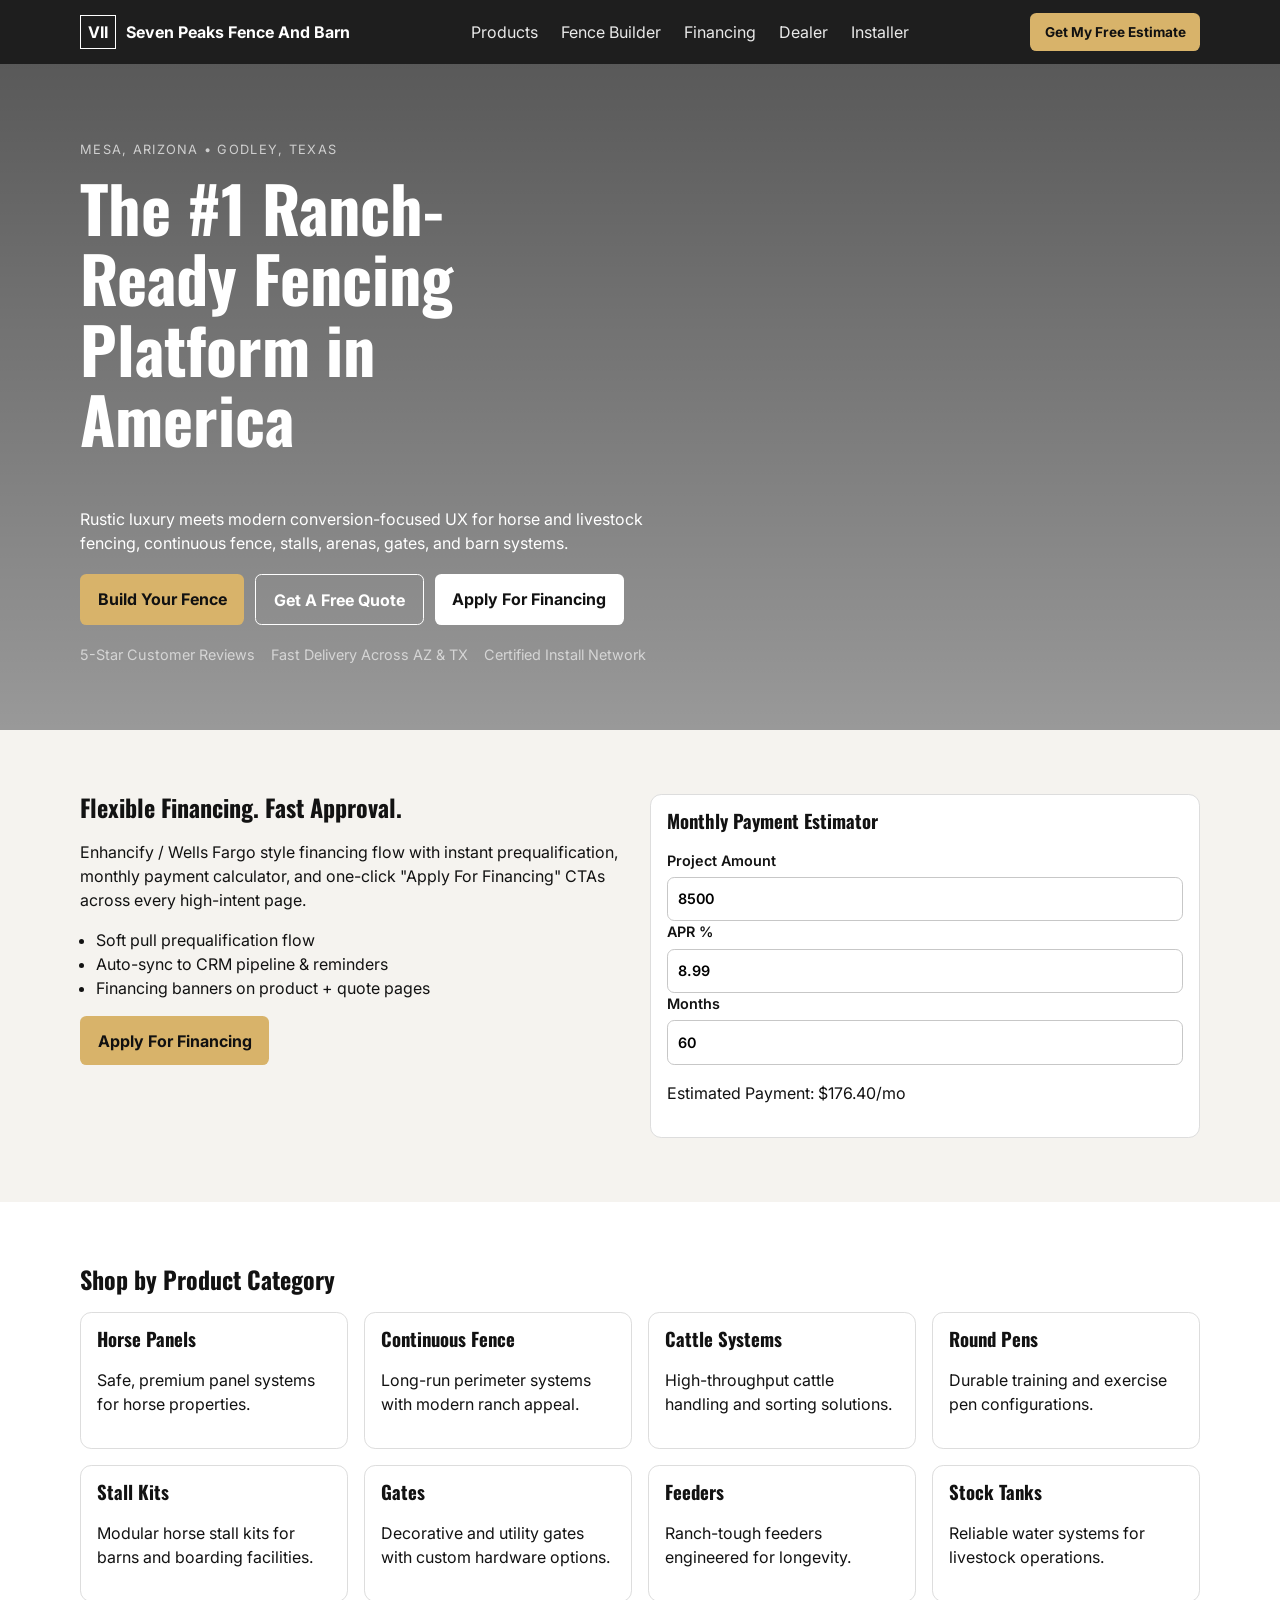
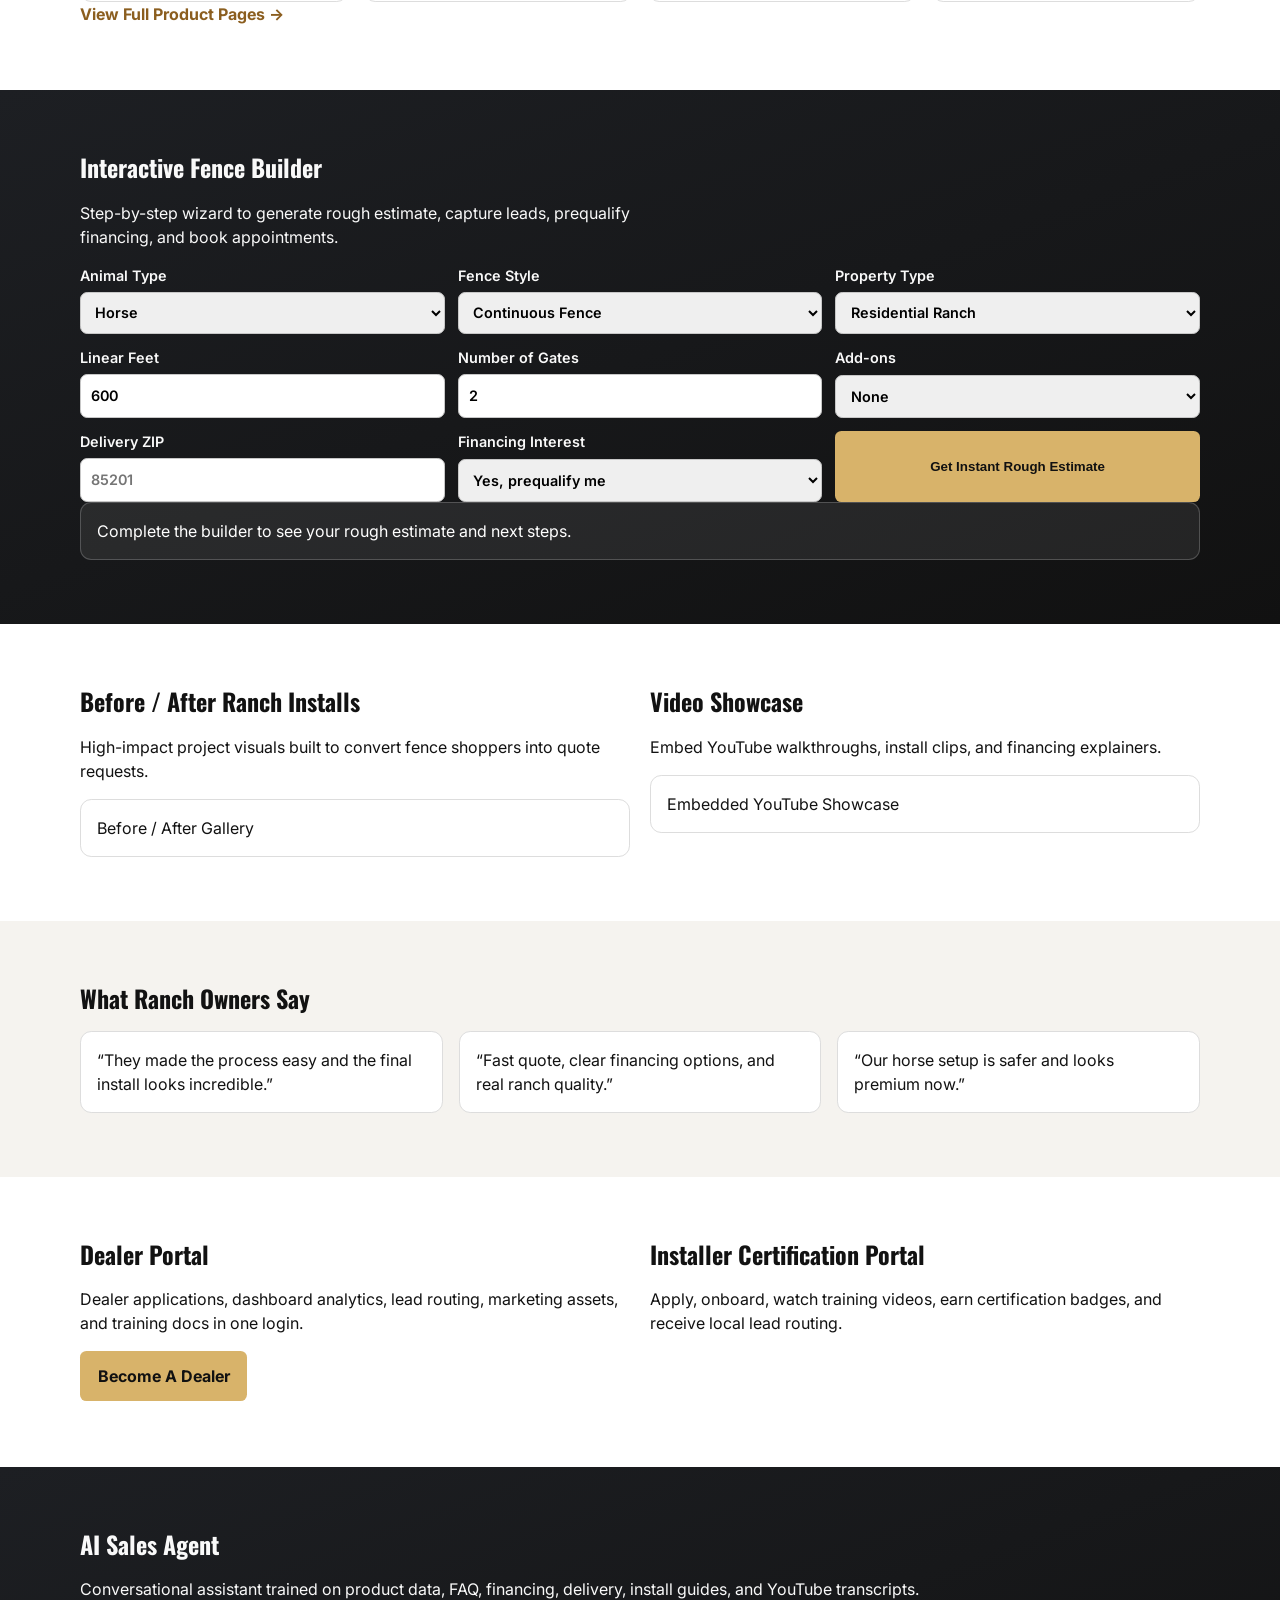
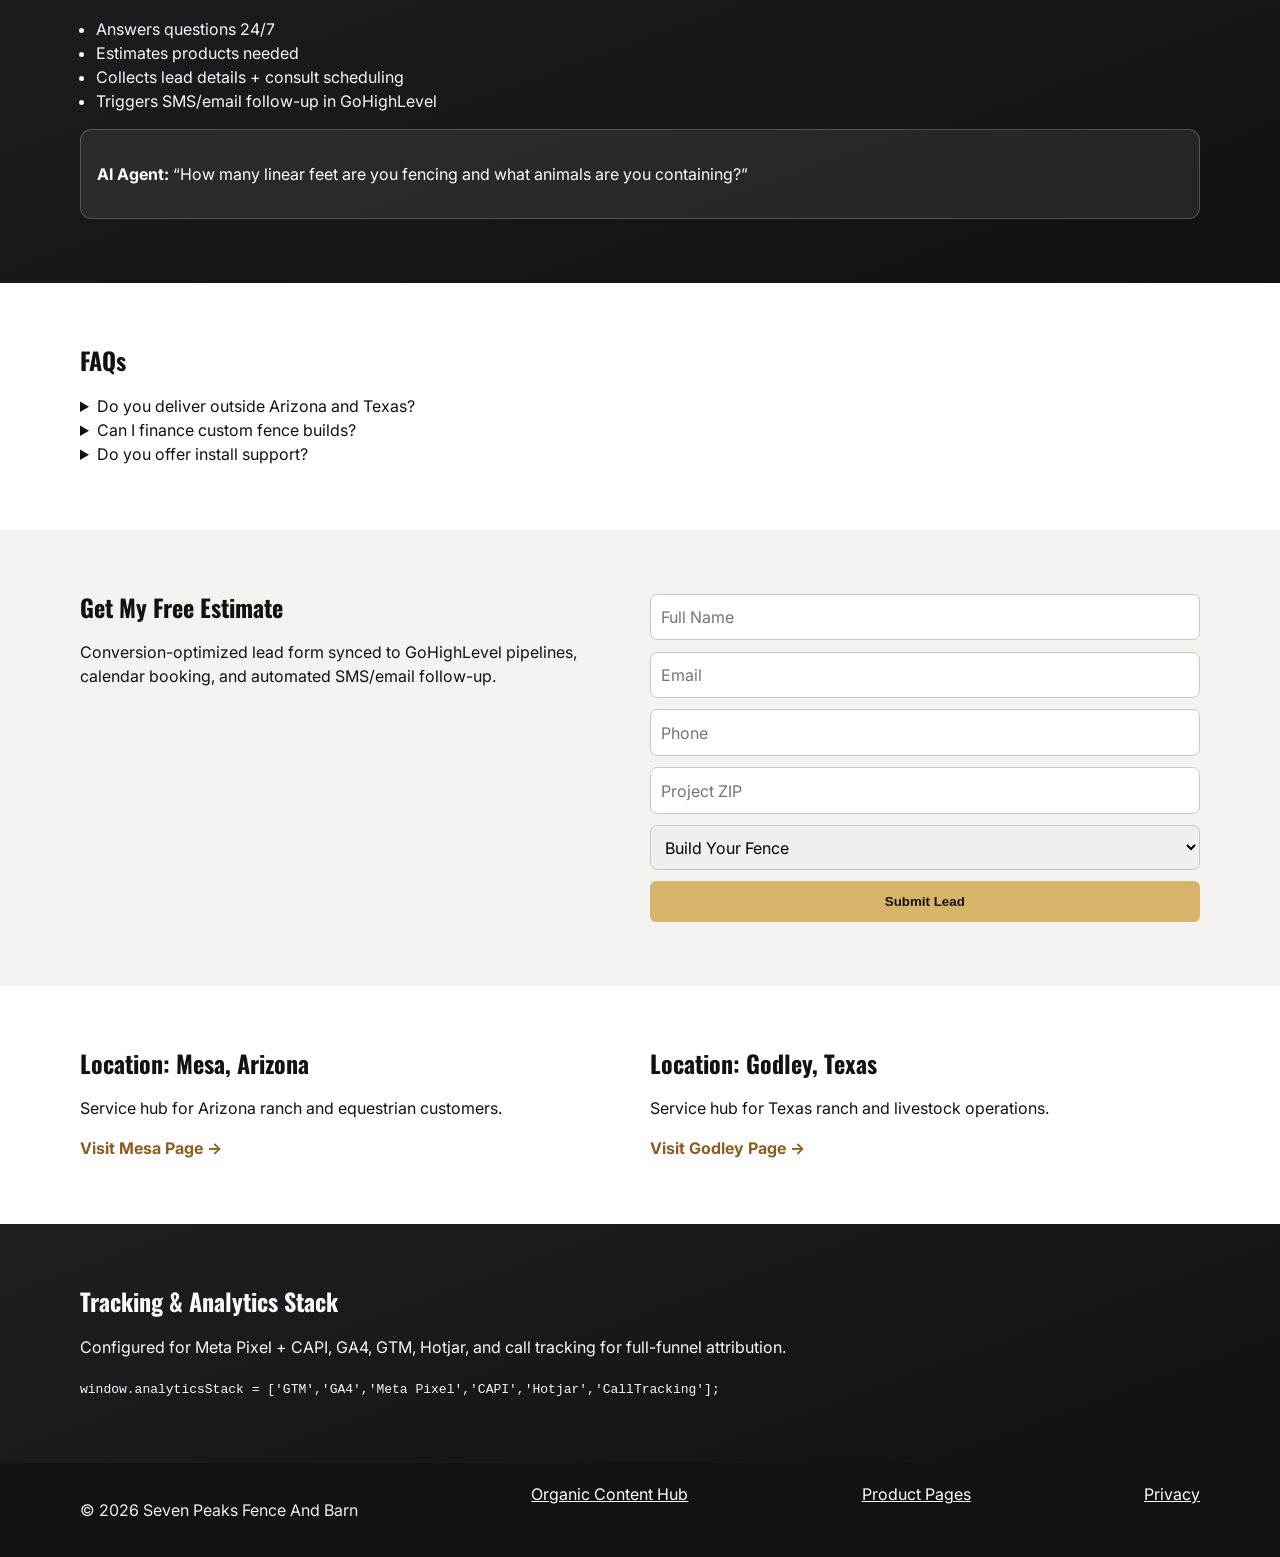
<file: index.html>
<!DOCTYPE html>
<html lang="en">
<head>
  <meta charset="UTF-8" />
  <meta name="viewport" content="width=device-width, initial-scale=1.0" />
  <title>Seven Peaks Fence And Barn | Build Your Fence</title>
  <meta name="description" content="Enterprise sales and lead generation platform for horse and livestock fencing, barns, gates, arenas, and ranch systems." />
  <link rel="preconnect" href="https://fonts.googleapis.com">
  <link rel="preconnect" href="https://fonts.gstatic.com" crossorigin>
  <link href="https://fonts.googleapis.com/css2?family=Inter:wght@400;500;600;700;800&family=Oswald:wght@500;600;700&display=swap" rel="stylesheet">
  <link rel="stylesheet" href="styles.css" />
  <script defer src="app.js"></script>
</head>
<body>
  <header class="topbar">
    <div class="container nav-wrap">
      <a class="brand" href="#">
        <span class="brand-mark">VII</span>
        <span>Seven Peaks Fence And Barn</span>
      </a>
      <nav class="desktop-nav">
        <a href="#products">Products</a>
        <a href="#builder">Fence Builder</a>
        <a href="#financing">Financing</a>
        <a href="#dealer">Dealer</a>
        <a href="#installer">Installer</a>
      </nav>
      <a class="btn btn-sm" href="#lead-form">Get My Free Estimate</a>
    </div>
  </header>

  <section class="hero">
    <div class="hero-overlay"></div>
    <div class="container hero-content">
      <p class="eyebrow">Mesa, Arizona • Godley, Texas</p>
      <h1>The #1 Ranch-Ready Fencing Platform in America</h1>
      <p class="sub">Rustic luxury meets modern conversion-focused UX for horse and livestock fencing, continuous fence, stalls, arenas, gates, and barn systems.</p>
      <div class="cta-row">
        <a href="#builder" class="btn">Build Your Fence</a>
        <a href="#lead-form" class="btn btn-outline">Get A Free Quote</a>
        <a href="#financing" class="btn btn-dark">Apply For Financing</a>
      </div>
      <div class="trust-inline">
        <span>5-Star Customer Reviews</span>
        <span>Fast Delivery Across AZ & TX</span>
        <span>Certified Install Network</span>
      </div>
    </div>
  </section>

  <section id="financing" class="financing-callout section section-light">
    <div class="container grid-2">
      <div>
        <h2>Flexible Financing. Fast Approval.</h2>
        <p>Enhancify / Wells Fargo style financing flow with instant prequalification, monthly payment calculator, and one-click "Apply For Financing" CTAs across every high-intent page.</p>
        <ul class="checklist">
          <li>Soft pull prequalification flow</li>
          <li>Auto-sync to CRM pipeline & reminders</li>
          <li>Financing banners on product + quote pages</li>
        </ul>
        <a href="#lead-form" class="btn">Apply For Financing</a>
      </div>
      <div class="payment-card">
        <h3>Monthly Payment Estimator</h3>
        <label>Project Amount
          <input id="loanAmount" type="number" value="8500" min="1000" step="100">
        </label>
        <label>APR %
          <input id="loanApr" type="number" value="8.99" min="0" step="0.1">
        </label>
        <label>Months
          <input id="loanMonths" type="number" value="60" min="12" max="120" step="12">
        </label>
        <p id="loanEstimate" class="estimate-value">Estimated Payment: $0/mo</p>
      </div>
    </div>
  </section>

  <section id="products" class="section">
    <div class="container">
      <h2>Shop by Product Category</h2>
      <div class="cards-4">
        <article class="card"><h3>Horse Panels</h3><p>Safe, premium panel systems for horse properties.</p></article>
        <article class="card"><h3>Continuous Fence</h3><p>Long-run perimeter systems with modern ranch appeal.</p></article>
        <article class="card"><h3>Cattle Systems</h3><p>High-throughput cattle handling and sorting solutions.</p></article>
        <article class="card"><h3>Round Pens</h3><p>Durable training and exercise pen configurations.</p></article>
        <article class="card"><h3>Stall Kits</h3><p>Modular horse stall kits for barns and boarding facilities.</p></article>
        <article class="card"><h3>Gates</h3><p>Decorative and utility gates with custom hardware options.</p></article>
        <article class="card"><h3>Feeders</h3><p>Ranch-tough feeders engineered for longevity.</p></article>
        <article class="card"><h3>Stock Tanks</h3><p>Reliable water systems for livestock operations.</p></article>
      </div>
      <a href="products.html" class="text-link">View Full Product Pages →</a>
    </div>
  </section>

  <section id="builder" class="section section-dark">
    <div class="container">
      <h2>Interactive Fence Builder</h2>
      <p class="sub">Step-by-step wizard to generate rough estimate, capture leads, prequalify financing, and book appointments.</p>
      <form id="builderForm" class="builder-grid">
        <label>Animal Type
          <select name="animal"><option>Horse</option><option>Cattle</option><option>Goat/Sheep</option><option>Mixed Livestock</option></select>
        </label>
        <label>Fence Style
          <select name="style"><option>Continuous Fence</option><option>No-Climb + Pipe Top Rail</option><option>Panel Fence</option><option>Split Rail + Wire</option></select>
        </label>
        <label>Property Type
          <select name="property"><option>Residential Ranch</option><option>Boarding Facility</option><option>Commercial Ag</option><option>Equestrian Arena</option></select>
        </label>
        <label>Linear Feet
          <input name="linearFeet" type="number" min="50" value="600" required>
        </label>
        <label>Number of Gates
          <input name="gates" type="number" min="0" value="2">
        </label>
        <label>Add-ons
          <select name="addons"><option>None</option><option>Stalls</option><option>Round Pen</option><option>Arena</option><option>Stalls + Arena</option></select>
        </label>
        <label>Delivery ZIP
          <input name="zip" type="text" maxlength="10" placeholder="85201" required>
        </label>
        <label>Financing Interest
          <select name="financing"><option>Yes, prequalify me</option><option>Not now</option></select>
        </label>
        <button class="btn" type="submit">Get Instant Rough Estimate</button>
      </form>
      <div id="builderResult" class="result-box">Complete the builder to see your rough estimate and next steps.</div>
    </div>
  </section>

  <section class="section">
    <div class="container grid-2">
      <div>
        <h2>Before / After Ranch Installs</h2>
        <p>High-impact project visuals built to convert fence shoppers into quote requests.</p>
        <div class="media-placeholder">Before / After Gallery</div>
      </div>
      <div>
        <h2>Video Showcase</h2>
        <p>Embed YouTube walkthroughs, install clips, and financing explainers.</p>
        <div class="media-placeholder">Embedded YouTube Showcase</div>
      </div>
    </div>
  </section>

  <section class="section section-light">
    <div class="container">
      <h2>What Ranch Owners Say</h2>
      <div class="cards-3">
        <article class="quote">“They made the process easy and the final install looks incredible.”</article>
        <article class="quote">“Fast quote, clear financing options, and real ranch quality.”</article>
        <article class="quote">“Our horse setup is safer and looks premium now.”</article>
      </div>
    </div>
  </section>

  <section id="dealer" class="section">
    <div class="container grid-2">
      <div>
        <h2>Dealer Portal</h2>
        <p>Dealer applications, dashboard analytics, lead routing, marketing assets, and training docs in one login.</p>
        <a href="dealer-portal.html" class="btn">Become A Dealer</a>
      </div>
      <div>
        <h2>Installer Certification Portal</h2>
        <p>Apply, onboard, watch training videos, earn certification badges, and receive local lead routing.</p>
        <a href="installer-portal.html" class="btn btn-outline">Become An Installer</a>
      </div>
    </div>
  </section>

  <section class="section section-dark">
    <div class="container">
      <h2>AI Sales Agent</h2>
      <p>Conversational assistant trained on product data, FAQ, financing, delivery, install guides, and YouTube transcripts.</p>
      <ul class="checklist">
        <li>Answers questions 24/7</li>
        <li>Estimates products needed</li>
        <li>Collects lead details + consult scheduling</li>
        <li>Triggers SMS/email follow-up in GoHighLevel</li>
      </ul>
      <div class="ai-widget">
        <p><strong>AI Agent:</strong> “How many linear feet are you fencing and what animals are you containing?”</p>
      </div>
    </div>
  </section>

  <section class="section">
    <div class="container">
      <h2>FAQs</h2>
      <details><summary>Do you deliver outside Arizona and Texas?</summary><p>Yes. Delivery rules are ZIP-based, with freight options quoted during checkout and estimate flow.</p></details>
      <details><summary>Can I finance custom fence builds?</summary><p>Yes. Financing options are available for approved applicants and shown on product, quote, and checkout pages.</p></details>
      <details><summary>Do you offer install support?</summary><p>Yes. DIY guides, remote support, and certified installer referrals are available.</p></details>
    </div>
  </section>

  <section id="lead-form" class="section section-light">
    <div class="container grid-2">
      <div>
        <h2>Get My Free Estimate</h2>
        <p>Conversion-optimized lead form synced to GoHighLevel pipelines, calendar booking, and automated SMS/email follow-up.</p>
      </div>
      <form class="lead-form">
        <input placeholder="Full Name" required>
        <input type="email" placeholder="Email" required>
        <input type="tel" placeholder="Phone" required>
        <input placeholder="Project ZIP" required>
        <select><option>Build Your Fence</option><option>Apply For Financing</option><option>Become A Dealer</option><option>Become An Installer</option></select>
        <button class="btn" type="submit">Submit Lead</button>
      </form>
    </div>
  </section>

  <section class="section">
    <div class="container grid-2">
      <article>
        <h2>Location: Mesa, Arizona</h2>
        <p>Service hub for Arizona ranch and equestrian customers.</p>
        <a class="text-link" href="locations/mesa-az.html">Visit Mesa Page →</a>
      </article>
      <article>
        <h2>Location: Godley, Texas</h2>
        <p>Service hub for Texas ranch and livestock operations.</p>
        <a class="text-link" href="locations/godley-tx.html">Visit Godley Page →</a>
      </article>
    </div>
  </section>

  <section class="section section-dark">
    <div class="container">
      <h2>Tracking & Analytics Stack</h2>
      <p>Configured for Meta Pixel + CAPI, GA4, GTM, Hotjar, and call tracking for full-funnel attribution.</p>
      <code>window.analyticsStack = ['GTM','GA4','Meta Pixel','CAPI','Hotjar','CallTracking'];</code>
    </div>
  </section>

  <footer class="footer">
    <div class="container footer-grid">
      <p>© 2026 Seven Peaks Fence And Barn</p>
      <a href="content-hub.html">Organic Content Hub</a>
      <a href="products.html">Product Pages</a>
      <a href="#">Privacy</a>
    </div>
  </footer>

  <a href="#lead-form" class="mobile-sticky-cta">Get My Free Estimate</a>
</body>
</html>
</file>
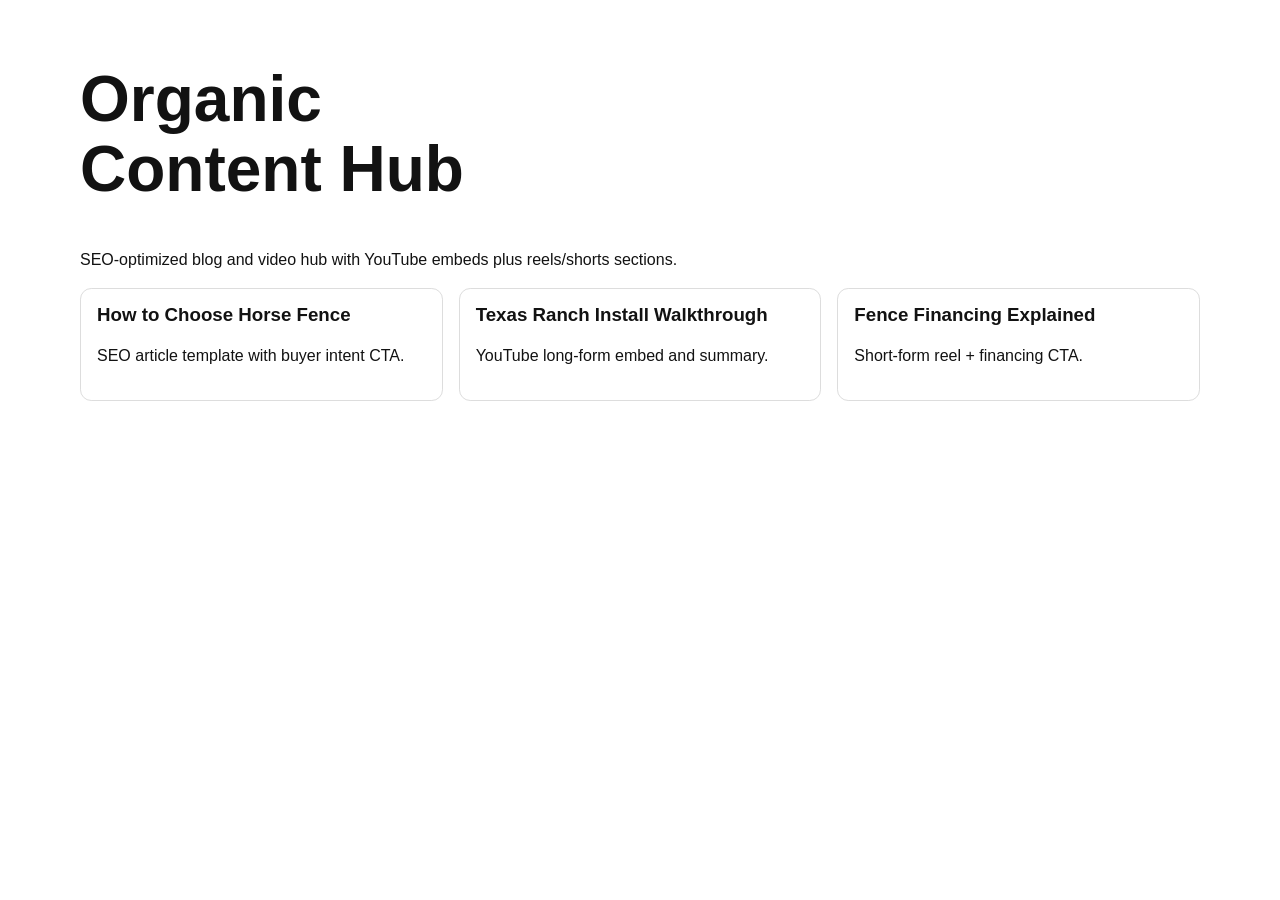
<file: content-hub.html>
<!DOCTYPE html>
<html lang="en">
<head><meta charset="UTF-8"/><meta name="viewport" content="width=device-width, initial-scale=1.0"/><title>Content Hub</title><link rel="stylesheet" href="styles.css"/></head>
<body>
<main class="section">
  <div class="container">
    <h1>Organic Content Hub</h1>
    <p>SEO-optimized blog and video hub with YouTube embeds plus reels/shorts sections.</p>
    <div class="cards-3">
      <article class="card"><h3>How to Choose Horse Fence</h3><p>SEO article template with buyer intent CTA.</p></article>
      <article class="card"><h3>Texas Ranch Install Walkthrough</h3><p>YouTube long-form embed and summary.</p></article>
      <article class="card"><h3>Fence Financing Explained</h3><p>Short-form reel + financing CTA.</p></article>
    </div>
  </div>
</main>
</body>
</html>
</file>
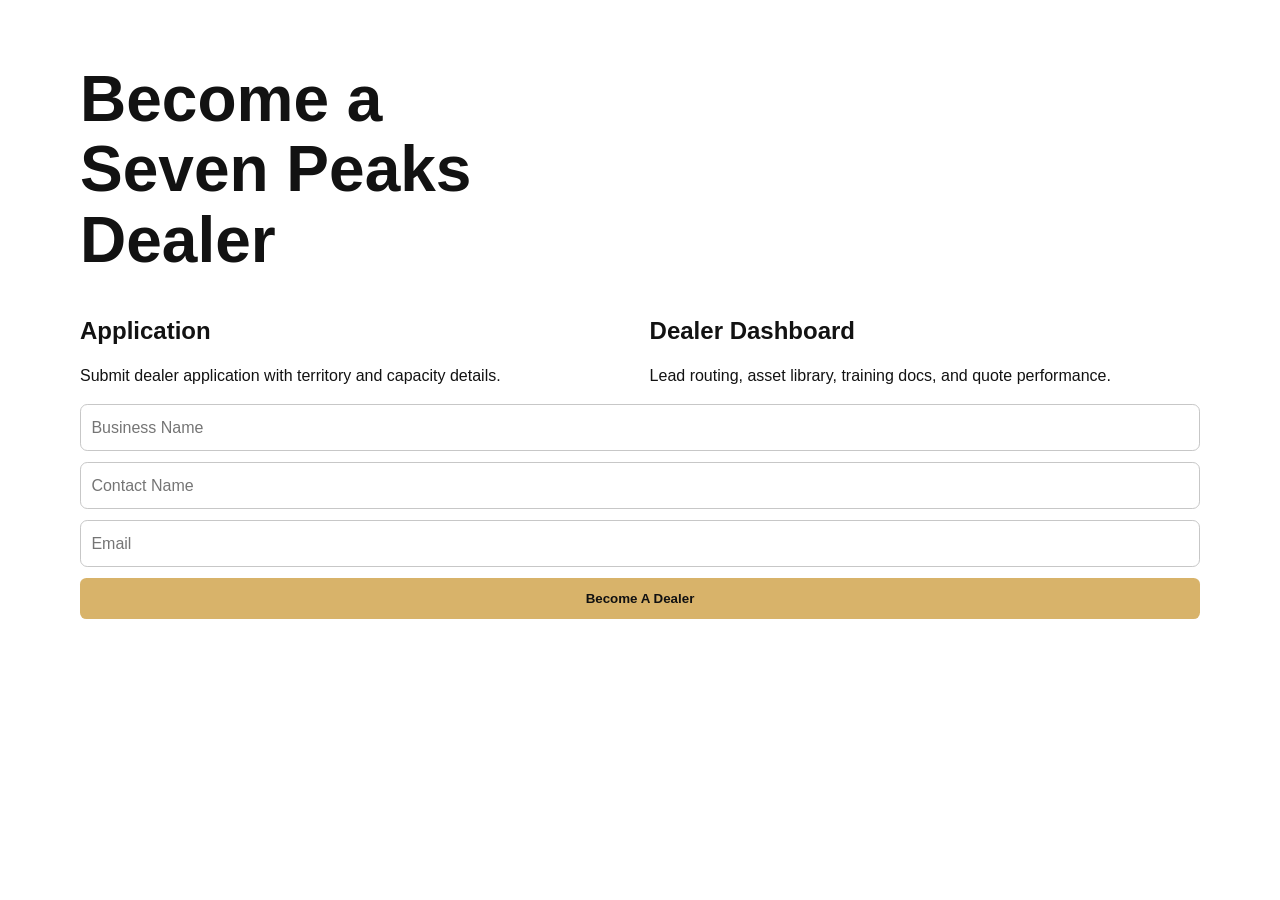
<file: dealer-portal.html>
<!DOCTYPE html>
<html lang="en">
<head><meta charset="UTF-8"/><meta name="viewport" content="width=device-width, initial-scale=1.0"/><title>Dealer Portal</title><link rel="stylesheet" href="styles.css"/></head>
<body>
<main class="section">
  <div class="container">
    <h1>Become a Seven Peaks Dealer</h1>
    <div class="grid-2">
      <div><h2>Application</h2><p>Submit dealer application with territory and capacity details.</p></div>
      <div><h2>Dealer Dashboard</h2><p>Lead routing, asset library, training docs, and quote performance.</p></div>
    </div>
    <form class="lead-form"><input placeholder="Business Name" required><input placeholder="Contact Name" required><input type="email" placeholder="Email" required><button class="btn">Become A Dealer</button></form>
  </div>
</main>
</body>
</html>
</file>
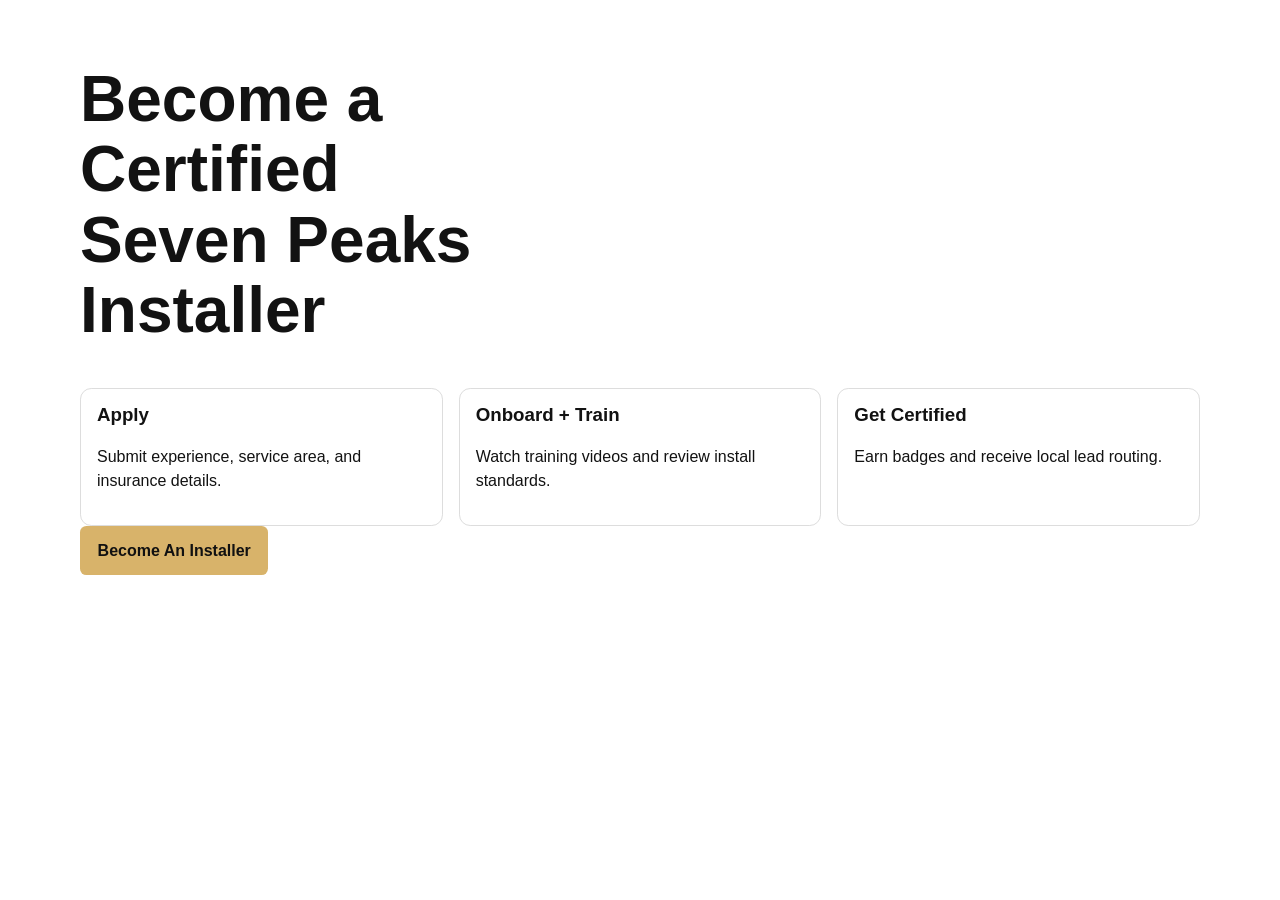
<file: installer-portal.html>
<!DOCTYPE html>
<html lang="en">
<head><meta charset="UTF-8"/><meta name="viewport" content="width=device-width, initial-scale=1.0"/><title>Installer Certification</title><link rel="stylesheet" href="styles.css"/></head>
<body>
<main class="section">
  <div class="container">
    <h1>Become a Certified Seven Peaks Installer</h1>
    <div class="cards-3">
      <article class="card"><h3>Apply</h3><p>Submit experience, service area, and insurance details.</p></article>
      <article class="card"><h3>Onboard + Train</h3><p>Watch training videos and review install standards.</p></article>
      <article class="card"><h3>Get Certified</h3><p>Earn badges and receive local lead routing.</p></article>
    </div>
    <a class="btn" href="index.html#lead-form">Become An Installer</a>
  </div>
</main>
</body>
</html>
</file>
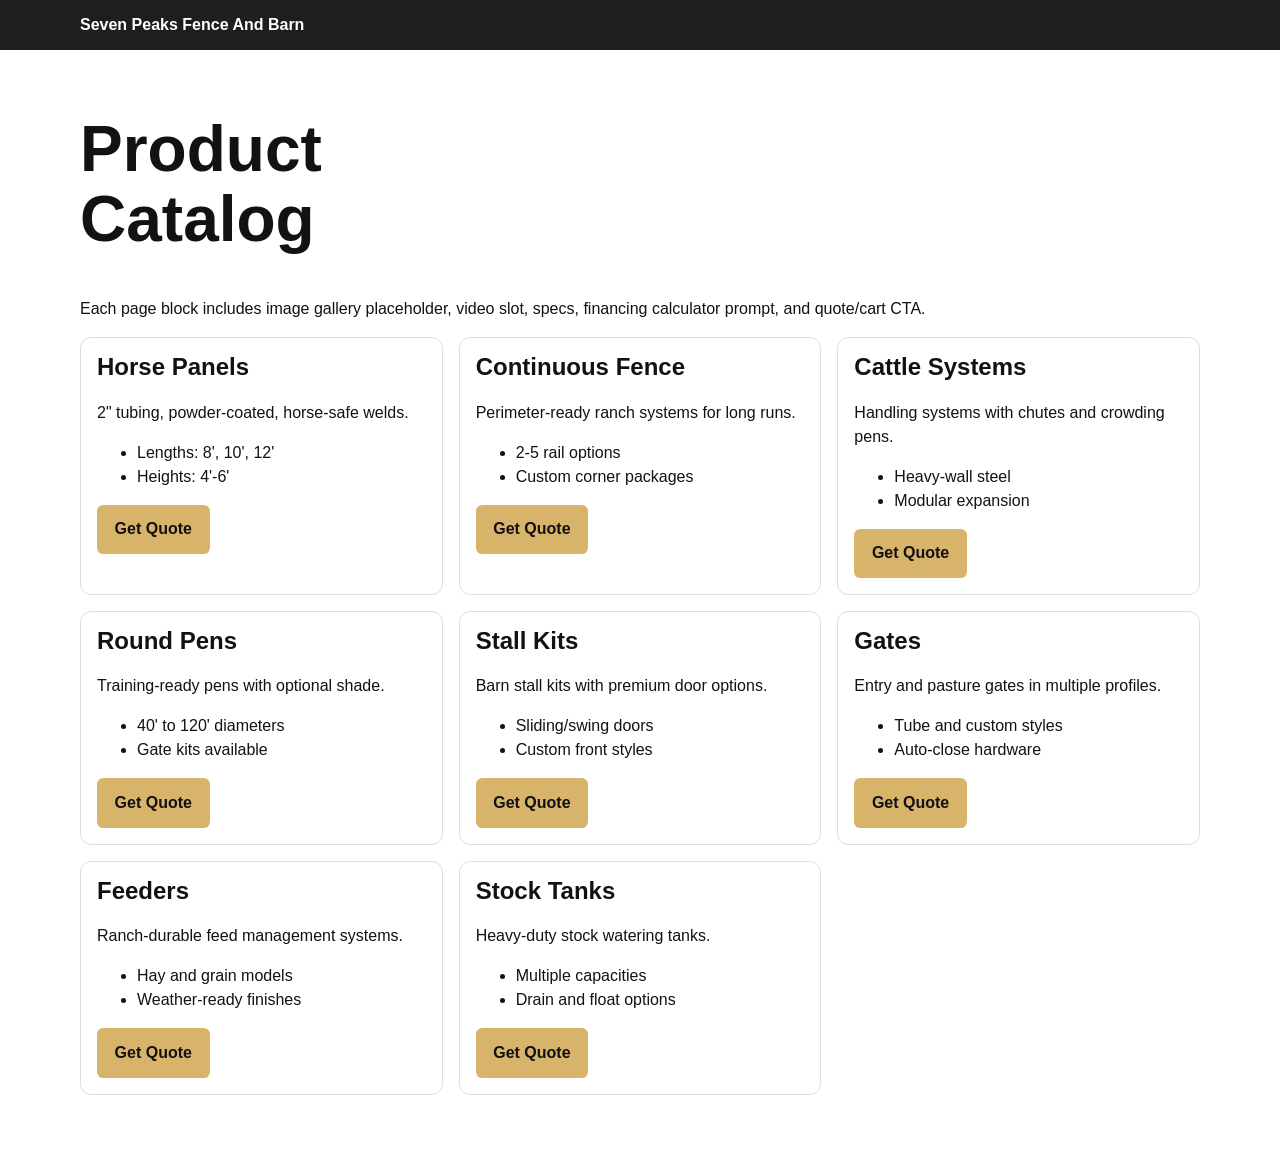
<file: products.html>
<!DOCTYPE html>
<html lang="en">
<head>
  <meta charset="UTF-8" />
  <meta name="viewport" content="width=device-width, initial-scale=1.0" />
  <title>Product Pages | Seven Peaks Fence And Barn</title>
  <link rel="stylesheet" href="styles.css" />
</head>
<body>
  <header class="topbar"><div class="container nav-wrap"><a class="brand" href="index.html">Seven Peaks Fence And Barn</a></div></header>
  <main class="section">
    <div class="container">
      <h1>Product Catalog</h1>
      <p>Each page block includes image gallery placeholder, video slot, specs, financing calculator prompt, and quote/cart CTA.</p>
      <div class="cards-3">
        <article class="product-card"><h2>Horse Panels</h2><p>2" tubing, powder-coated, horse-safe welds.</p><ul><li>Lengths: 8', 10', 12'</li><li>Heights: 4'-6'</li></ul><a class="btn" href="index.html#lead-form">Get Quote</a></article>
        <article class="product-card"><h2>Continuous Fence</h2><p>Perimeter-ready ranch systems for long runs.</p><ul><li>2-5 rail options</li><li>Custom corner packages</li></ul><a class="btn" href="index.html#lead-form">Get Quote</a></article>
        <article class="product-card"><h2>Cattle Systems</h2><p>Handling systems with chutes and crowding pens.</p><ul><li>Heavy-wall steel</li><li>Modular expansion</li></ul><a class="btn" href="index.html#lead-form">Get Quote</a></article>
        <article class="product-card"><h2>Round Pens</h2><p>Training-ready pens with optional shade.</p><ul><li>40' to 120' diameters</li><li>Gate kits available</li></ul><a class="btn" href="index.html#lead-form">Get Quote</a></article>
        <article class="product-card"><h2>Stall Kits</h2><p>Barn stall kits with premium door options.</p><ul><li>Sliding/swing doors</li><li>Custom front styles</li></ul><a class="btn" href="index.html#lead-form">Get Quote</a></article>
        <article class="product-card"><h2>Gates</h2><p>Entry and pasture gates in multiple profiles.</p><ul><li>Tube and custom styles</li><li>Auto-close hardware</li></ul><a class="btn" href="index.html#lead-form">Get Quote</a></article>
        <article class="product-card"><h2>Feeders</h2><p>Ranch-durable feed management systems.</p><ul><li>Hay and grain models</li><li>Weather-ready finishes</li></ul><a class="btn" href="index.html#lead-form">Get Quote</a></article>
        <article class="product-card"><h2>Stock Tanks</h2><p>Heavy-duty stock watering tanks.</p><ul><li>Multiple capacities</li><li>Drain and float options</li></ul><a class="btn" href="index.html#lead-form">Get Quote</a></article>
      </div>
    </div>
  </main>
</body>
</html>
</file>
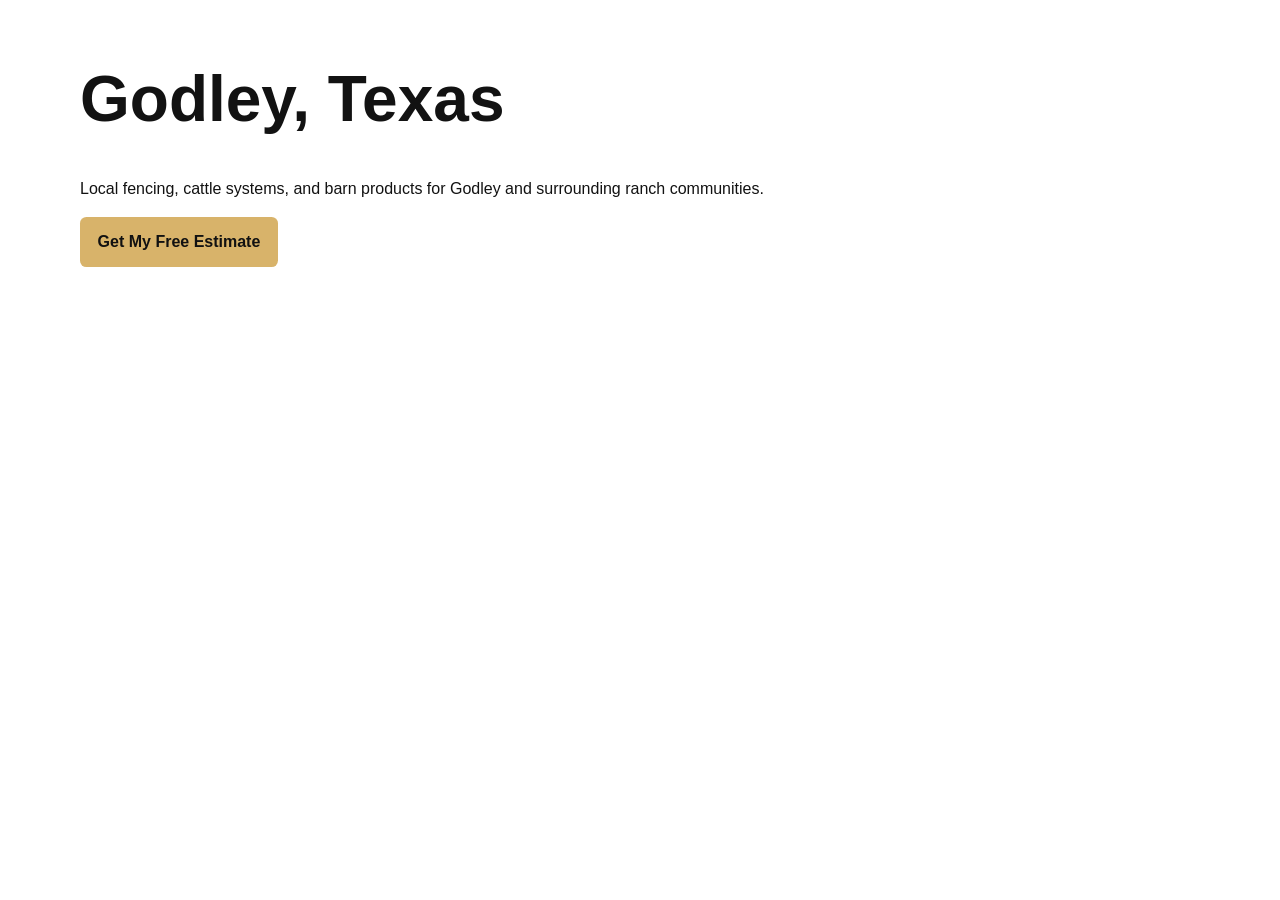
<file: locations/godley-tx.html>
<!DOCTYPE html>
<html lang="en">
<head><meta charset="UTF-8"/><meta name="viewport" content="width=device-width, initial-scale=1.0"/><title>Godley, Texas | Seven Peaks</title><link rel="stylesheet" href="../styles.css"/></head>
<body><main class="section"><div class="container"><h1>Godley, Texas</h1><p>Local fencing, cattle systems, and barn products for Godley and surrounding ranch communities.</p><a class="btn" href="../index.html#lead-form">Get My Free Estimate</a></div></main></body>
</html>
</file>
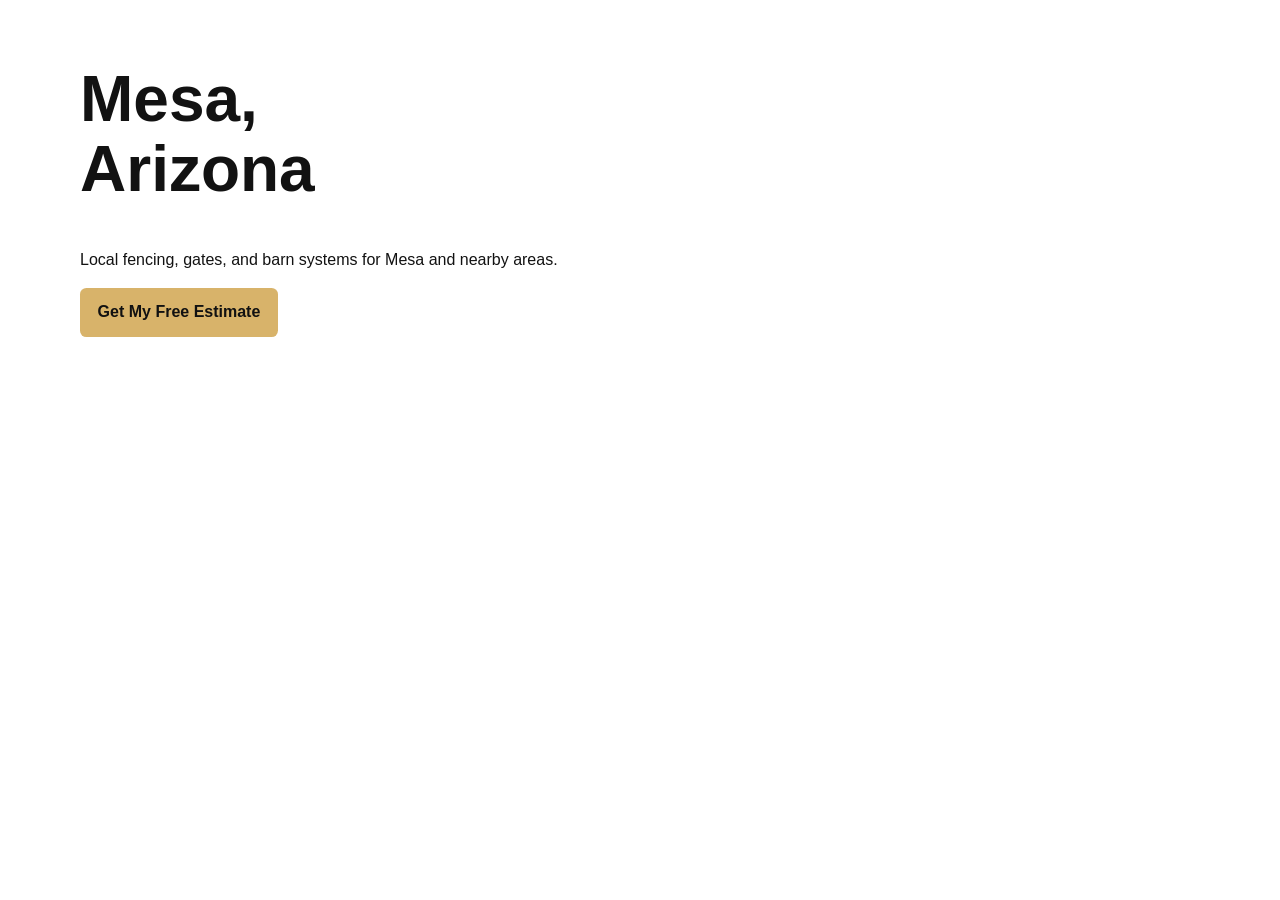
<file: locations/mesa-az.html>
<!DOCTYPE html>
<html lang="en">
<head><meta charset="UTF-8"/><meta name="viewport" content="width=device-width, initial-scale=1.0"/><title>Mesa, Arizona | Seven Peaks</title><link rel="stylesheet" href="../styles.css"/></head>
<body><main class="section"><div class="container"><h1>Mesa, Arizona</h1><p>Local fencing, gates, and barn systems for Mesa and nearby areas.</p><a class="btn" href="../index.html#lead-form">Get My Free Estimate</a></div></main></body>
</html>
</file>
<file: styles.css>
:root {
  --black: #121212;
  --charcoal: #22262b;
  --steel: #3b3f46;
  --white: #ffffff;
  --sand: #f5f3ef;
  --accent: #d8b36a;
}
* { box-sizing: border-box; }
body {
  margin: 0;
  font-family: Inter, sans-serif;
  color: var(--black);
  background: var(--white);
  line-height: 1.5;
}
.container { width: min(1120px, 92%); margin: 0 auto; }
.section { padding: 4rem 0; }
.section-light { background: var(--sand); }
.section-dark { background: linear-gradient(160deg, #1d1f23, #111); color: #f9f9f9; }
.topbar { background: rgba(18,18,18,.95); position: sticky; top: 0; z-index: 20; }
.nav-wrap { display: flex; align-items: center; justify-content: space-between; gap: 1rem; padding: .8rem 0; }
.brand { color: #fff; text-decoration: none; font-weight: 700; display: flex; align-items: center; gap: .6rem; }
.brand-mark { border: 1px solid #fff; padding: .25rem .45rem; }
.desktop-nav a { color: #e9e9e9; text-decoration: none; margin: 0 .6rem; }
.hero { position: relative; min-height: 74vh; display: grid; place-items: center; background: url('https://images.unsplash.com/photo-1516467508483-a7212febe31a?auto=format&fit=crop&w=1600&q=80') center/cover no-repeat; color: #fff; }
.hero-overlay { position: absolute; inset: 0; background: linear-gradient(180deg, rgba(0,0,0,.65), rgba(0,0,0,.4)); }
.hero-content { position: relative; z-index: 1; }
.eyebrow { text-transform: uppercase; letter-spacing: .1em; color: #cfcfcf; font-size: .8rem; }
h1,h2,h3 { font-family: Oswald, sans-serif; line-height: 1.1; margin-top: 0; }
h1 { font-size: clamp(2rem, 6vw, 4rem); max-width: 12ch; }
.sub { max-width: 60ch; }
.btn { display: inline-block; background: var(--accent); color: #111; border: none; text-decoration: none; padding: .8rem 1.1rem; border-radius: .4rem; font-weight: 700; cursor: pointer; }
.btn-outline { background: transparent; color: #fff; border: 1px solid #fff; }
.btn-dark { background: #fff; color: #111; }
.btn-sm { font-size: .85rem; padding: .55rem .9rem; }
.cta-row { display: flex; flex-wrap: wrap; gap: .7rem; margin: 1.2rem 0; }
.trust-inline { display: flex; flex-wrap: wrap; gap: 1rem; font-size: .9rem; color: #d5d5d5; }
.grid-2 { display: grid; grid-template-columns: repeat(2, minmax(0,1fr)); gap: 1.2rem; }
.cards-4 { display: grid; grid-template-columns: repeat(4, minmax(0,1fr)); gap: 1rem; }
.cards-3 { display: grid; grid-template-columns: repeat(3, minmax(0,1fr)); gap: 1rem; }
.card,.product-card,.quote,.payment-card,.result-box,.media-placeholder,.ai-widget { border: 1px solid #ddd; border-radius: .7rem; padding: 1rem; background: #fff; }
.section-dark .ai-widget, .section-dark .result-box { background: rgba(255,255,255,.08); border-color: rgba(255,255,255,.2); color: #fff; }
.text-link { color: #8b5e1f; font-weight: 700; text-decoration: none; }
.builder-grid { display: grid; grid-template-columns: repeat(3, minmax(0, 1fr)); gap: .8rem; }
label { display: grid; font-size: .9rem; font-weight: 600; gap: .35rem; }
input, select { padding: .65rem; border-radius: .45rem; border: 1px solid #c7c7c7; font: inherit; }
.checklist { padding-left: 1rem; }
.lead-form { display: grid; gap: .7rem; }
.footer { background: #101214; color: #eee; padding: 1.2rem 0; }
.footer-grid { display: flex; justify-content: space-between; flex-wrap: wrap; gap: .8rem; }
.footer a { color: #fff; }
.mobile-sticky-cta { display: none; }
@media (max-width: 980px) {
  .grid-2,.cards-4,.cards-3,.builder-grid { grid-template-columns: 1fr 1fr; }
  .desktop-nav { display: none; }
}
@media (max-width: 680px) {
  .grid-2,.cards-4,.cards-3,.builder-grid { grid-template-columns: 1fr; }
  .mobile-sticky-cta {
    display: block; position: fixed; bottom: 12px; left: 50%; transform: translateX(-50%);
    background: var(--accent); color: #111; padding: .8rem 1rem; border-radius: 999px; text-decoration: none;
    font-weight: 800; z-index: 30;
  }
}
</file>
